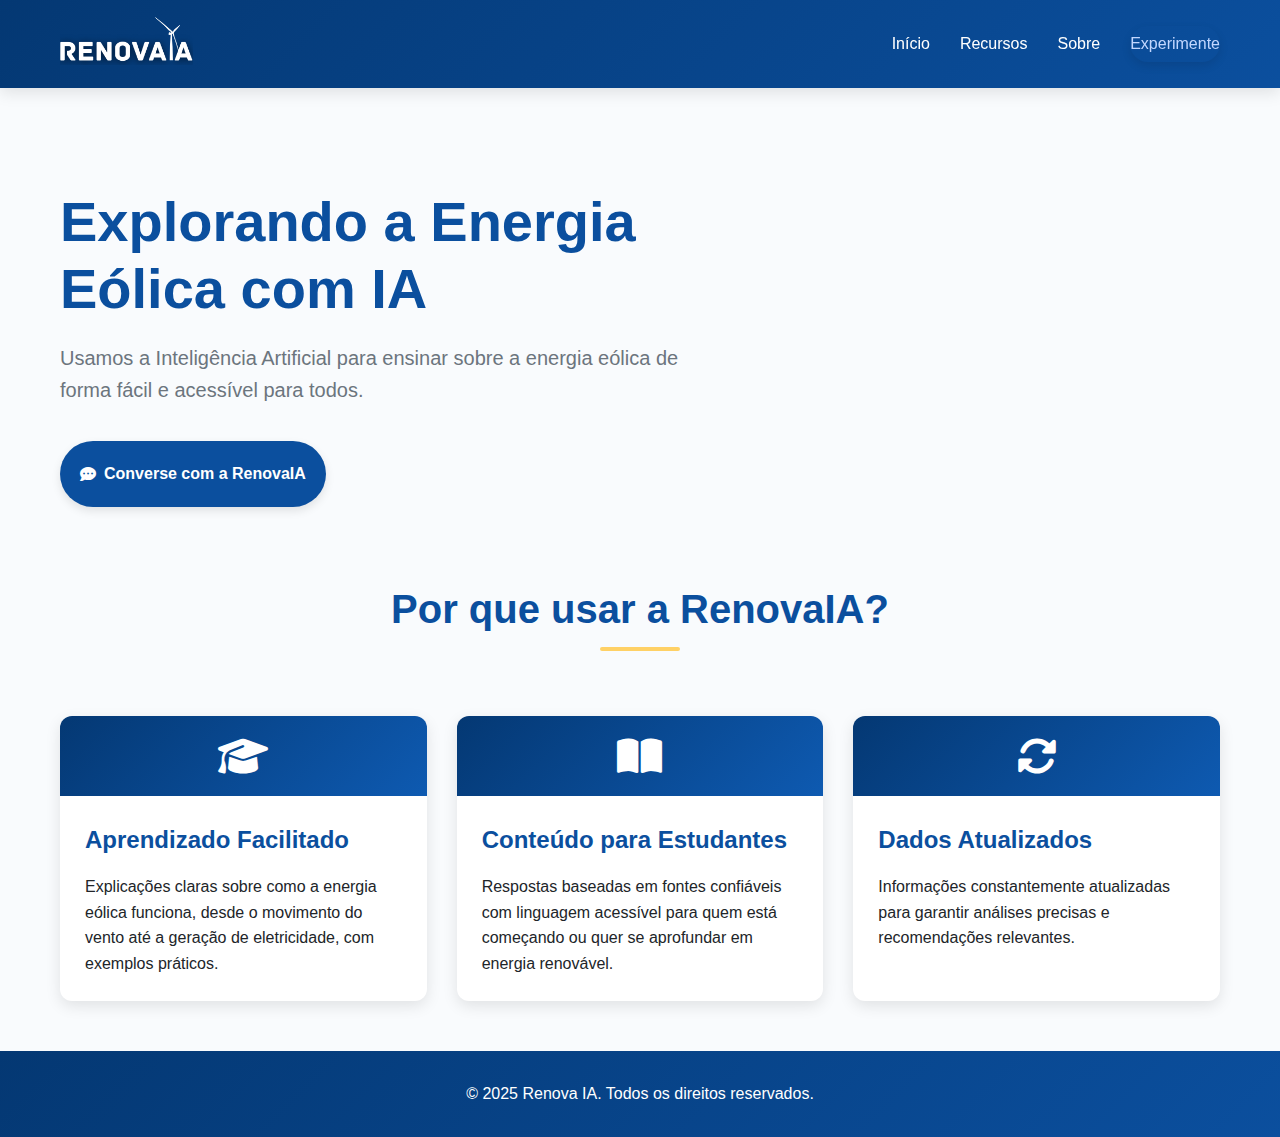
<file: index.html>
<!DOCTYPE html>
<html lang="pt-br">

<head>
    <meta charset="UTF-8">
    <meta name="viewport" content="width=device-width, initial-scale=1.0">
    <title>Renova - IA para Energia Eólica</title>
    <link rel="stylesheet" href="https://cdnjs.cloudflare.com/ajax/libs/font-awesome/6.4.0/css/all.min.css">
    <style>
        /* Variáveis para cores e estilos consistentes */
        :root {
            --primary: #043873;
            --primary-dark: #0b4f9e;
            --secondary: #0e5ab1;
            --accent: #ffd166;
            --light: #f8f9fa;
            --dark: #212529;
            --gray: #6c757d;
            --transition: all 0.3s ease;
            --shadow: 0 5px 15px rgba(0, 0, 0, 0.1);
            --radius: 12px;
        }

        * {
            margin: 0;
            padding: 0;
            box-sizing: border-box;
        }

        body {
            font-family: 'Segoe UI', Tahoma, Geneva, Verdana, sans-serif;
            line-height: 1.6;
            color: var(--dark);
            background-color: #f9fbfd;
            overflow-x: hidden;
        }

        .container {
            max-width: 1200px;
            margin: 0 auto;
            padding: 0 20px;
        }

        /* Header moderno */
        header {
            background: linear-gradient(135deg, var(--primary), var(--primary-dark));
            padding: 15px 0;
            position: sticky;
            top: 0;
            z-index: 1000;
            box-shadow: var(--shadow);
        }

        nav {
            display: flex;
            justify-content: space-between;
            align-items: center;
        }

        .logo-container {
            display: flex;
            align-items: center;
        }

        .logo {
            height: 50px;
            transition: var(--transition);
        }

        .nav-links {
            display: flex;
            list-style: none;
            gap: 30px;
            align-items: center;
        }

        .nav-links a {
            color: white;
            text-decoration: none;
            font-weight: 500;
            position: relative;
            padding: 5px 0;
            transition: var(--transition);
        }

        .nav-links a:after {
            content: '';
            position: absolute;
            width: 0;
            height: 2px;
            bottom: 0;
            left: 0;
            background-color: var(--accent);
            transition: var(--transition);
        }

        .nav-links a:hover:after {
            width: 100%;
        }

        .chat-btn {

            color: var(--dark);
            border: none;
            padding: 30px;
            border-radius: 50px;
            font-weight: 600;
            cursor: pointer;
            transition: var(--transition);
            display: flex;
            align-items: center;
            gap: 8px;
            box-shadow: 0 4px 10px rgba(0, 0, 0, 0.1);
        }

        .chat-btn:hover {

            transform: translateY(-3px);
            box-shadow: 0 6px 15px rgba(0, 0, 0, 0.15);
        }

        /* Hero section aprimorada */
        .hero {
            padding: 100px 0 70px;
            position: relative;
            overflow: hidden;
        }

        .hero-content {
            max-width: 650px;
            position: relative;
            z-index: 2;
        }

        .hero h1 {
            font-size: 3.5rem;
            font-weight: 800;
            line-height: 1.2;
            margin-bottom: 20px;
            color: var(--primary-dark);
        }

        .hero p {
            font-size: 1.25rem;
            margin-bottom: 35px;
            color: var(--gray);
        }

        .hero-bg {
            position: absolute;
            top: 0;
            right: 0;
            height: 100%;
            width: 50%;
            background: linear-gradient(135deg, rgba(22, 82, 70, 0.08), rgba(41, 187, 137, 0.1));
            border-radius: 30% 0 0 60%;
            z-index: 0;
        }

        .hero-img {
            position: absolute;
            right: 5%;
            top: 50%;
            transform: translateY(-50%);
            width: 45%;
            max-width: 500px;
            z-index: 1;
            filter: drop-shadow(0 15px 30px rgba(0, 0, 0, 0.15));
        }

        /* Seção de recursos */
        .section-title {
            text-align: center;
            margin-bottom: 60px;
        }

        .section-title h2 {
            font-size: 2.5rem;
            color: var(--primary-dark);
            margin-bottom: 15px;
            position: relative;
            display: inline-block;
        }

        .section-title h2:after {
            content: '';
            position: absolute;
            width: 80px;
            height: 4px;
            background: var(--accent);
            bottom: -10px;
            left: 50%;
            transform: translateX(-50%);
            border-radius: 2px;
        }

        .section-title p {
            font-size: 1.1rem;
            color: var(--gray);
            max-width: 700px;
            margin: 20px auto 0;
        }

        .features {
            display: grid;
            grid-template-columns: repeat(auto-fit, minmax(300px, 1fr));
            gap: 30px;
            margin: 50px 0;
        }

        .feature-card {
            background: white;
            border-radius: var(--radius);
            overflow: hidden;
            box-shadow: var(--shadow);
            transition: var(--transition);
            height: 100%;
            display: flex;
            flex-direction: column;
        }

        .feature-card:hover {
            transform: translateY(-10px);
            box-shadow: 0 15px 30px rgba(0, 0, 0, 0.12);
        }

        .feature-icon {
            background: linear-gradient(135deg, var(--primary), var(--secondary));
            height: 80px;
            display: flex;
            align-items: center;
            justify-content: center;
            color: white;
            font-size: 2.5rem;
        }

        .feature-content {
            padding: 25px;
            flex-grow: 1;
        }

        .feature-content h3 {
            font-size: 1.5rem;
            margin-bottom: 15px;
            color: var(--primary-dark);
        }

        /* Seção de chamada */
        .cta-section {
            background: linear-gradient(135deg, var(--primary), var(--primary-dark));
            padding: 80px 0;
            text-align: center;
            color: white;
            margin: 100px 0;
            border-radius: var(--radius);
        }

        .cta-section h2 {
            font-size: 2.5rem;
            margin-bottom: 20px;
        }

        .cta-section p {
            max-width: 700px;
            margin: 0 auto 30px;
            font-size: 1.2rem;
            opacity: 0.9;
        }

        .cta-btn {
            background: var(--accent);
            color: var(--dark);
            border: none;
            padding: 16px 40px;
            border-radius: 50px;
            font-weight: 600;
            font-size: 1.1rem;
            cursor: pointer;
            transition: var(--transition);
            display: inline-flex;
            align-items: center;
            gap: 10px;
            box-shadow: 0 8px 20px rgba(0, 0, 0, 0.2);
        }

        .cta-btn:hover {
            background: #ffc44d;
            transform: translateY(-3px);
            box-shadow: 0 12px 25px rgba(0, 0, 0, 0.25);
        }

        /* Footer moderno */
        footer {
            background: linear-gradient(135deg, var(--primary), var(--primary-dark));
            color: white;
            padding: 30px;
        }


        /* Responsividade */
        @media (max-width: 992px) {
            .hero h1 {
                font-size: 2.8rem;
            }

            .hero-img {
                width: 40%;
            }
        }

        @media (max-width: 768px) {
            .nav-links {
                display: none;
            }

            .hero {
                padding: 80px 0 40px;
            }

            .hero h1 {
                font-size: 2.3rem;
            }

            .hero p {
                font-size: 1.1rem;
            }

            .hero-img {
                position: relative;
                width: 100%;
                max-width: 400px;
                margin: 40px auto 0;
                top: 0;
                right: 0;
                transform: none;
            }

            .hero-content {
                text-align: center;
                margin: 0 auto;
            }

            .hero-bg {
                display: none;
            }
        }

        /* Animação sutil */
        @keyframes fadeInUp {
            from {
                opacity: 0;
                transform: translateY(30px);
            }

            to {
                opacity: 1;
                transform: translateY(0);
            }
        }

        .animate {
            animation: fadeInUp 0.8s ease forwards;
        }

        .delay-1 {
            animation-delay: 0.1s;
        }

        .delay-2 {
            animation-delay: 0.2s;
        }

        .delay-3 {
            animation-delay: 0.3s;
        }
    </style>
</head>

<body>
    <header>
    <div class="container">
        <nav>
            <div class="logo-container">
                <a href="index.html">
                    <img src="img/2.png" alt="Renova - IA para Energia Eólica" class="logo">
                </a>
            </div>
            
            <ul class="nav-links">
                <li><a href="index.html">Início</a></li>
                <li><a href="recurso.html">Recursos</a></li>
                <li><a href="sobre.html">Sobre</a></li>
                <li><a href="chatbot.html" class="chat-btn" style="color: rgb(194, 215, 255);">Experimente</a></li>
            </ul>
        </nav>
    </div>
</header>

    <main>
        <section class="hero">
            <div class="container">
                <div class="hero-content animate">
                    <h1>Explorando a Energia Eólica com IA</h1>
                    <p>Usamos a Inteligência Artificial para ensinar sobre a energia eólica de forma fácil e acessível
                        para todos.</p>
                    <a href="chatbot.html" class="chat-btn animate delay-1"
                        style="display: inline-flex; background-color: #0b4f9e; color: white; text-decoration: none; padding: 20px;">
                        <i class="fas fa-comment-dots"></i> Converse com a RenovaIA
                    </a>
                </div>
            </div>
        </section>

        <section class="container">
            <div class="section-title animate">
                <h2>Por que usar a RenovaIA?</h2>
            </div>

            <div class="features">
                <div class="feature-card animate delay-1">
                    <div class="feature-icon">
                        <i class="fas fa-graduation-cap"></i>
                    </div>
                    <div class="feature-content">
                        <h3>Aprendizado Facilitado</h3>
                        <p>Explicações claras sobre como a energia eólica funciona, desde o movimento do vento até a
                            geração de eletricidade, com exemplos práticos.</p>
                    </div>
                </div>

                <div class="feature-card animate delay-2">
                    <div class="feature-icon">
                        <i class="fas fa-book-open"></i>
                    </div>
                    <div class="feature-content">
                        <h3>Conteúdo para Estudantes</h3>
                        <p>Respostas baseadas em fontes confiáveis com linguagem acessível para quem está começando ou
                            quer se aprofundar em energia renovável.</p>
                    </div>
                </div>

                <div class="feature-card animate delay-3">
                    <div class="feature-icon">
                        <i class="fas fa-sync-alt"></i>
                    </div>
                    <div class="feature-content">
                        <h3>Dados Atualizados</h3>
                        <p>Informações constantemente atualizadas para garantir análises precisas e recomendações
                            relevantes.</p>
                    </div>
                </div>
            </div>
        </section>

        </section>
    </main>

    <footer>
        <p style="text-align: center;">&copy; 2025 Renova IA. Todos os direitos reservados.</p>
    </footer>

    <script>
        // Animação de scroll
        document.addEventListener('DOMContentLoaded', function () {
            const animatedElements = document.querySelectorAll('.animate');

            const observer = new IntersectionObserver((entries) => {
                entries.forEach(entry => {
                    if (entry.isIntersecting) {
                        entry.target.style.opacity = 1;
                    }
                });
            }, { threshold: 0.1 });

            animatedElements.forEach(element => {
                element.style.opacity = 0;
                observer.observe(element);
            });

            // Botão do chat
            document.querySelectorAll('.chat-btn, .cta-btn').forEach(btn => {
                btn.addEventListener('click', function (e) {
                    if (!e.target.href) {
                        e.preventDefault();
                        alert('Chat com a IA Renova será aberto em breve!');
                    }
                });
            });
        });
    </script>
</body>

</html>
</file>
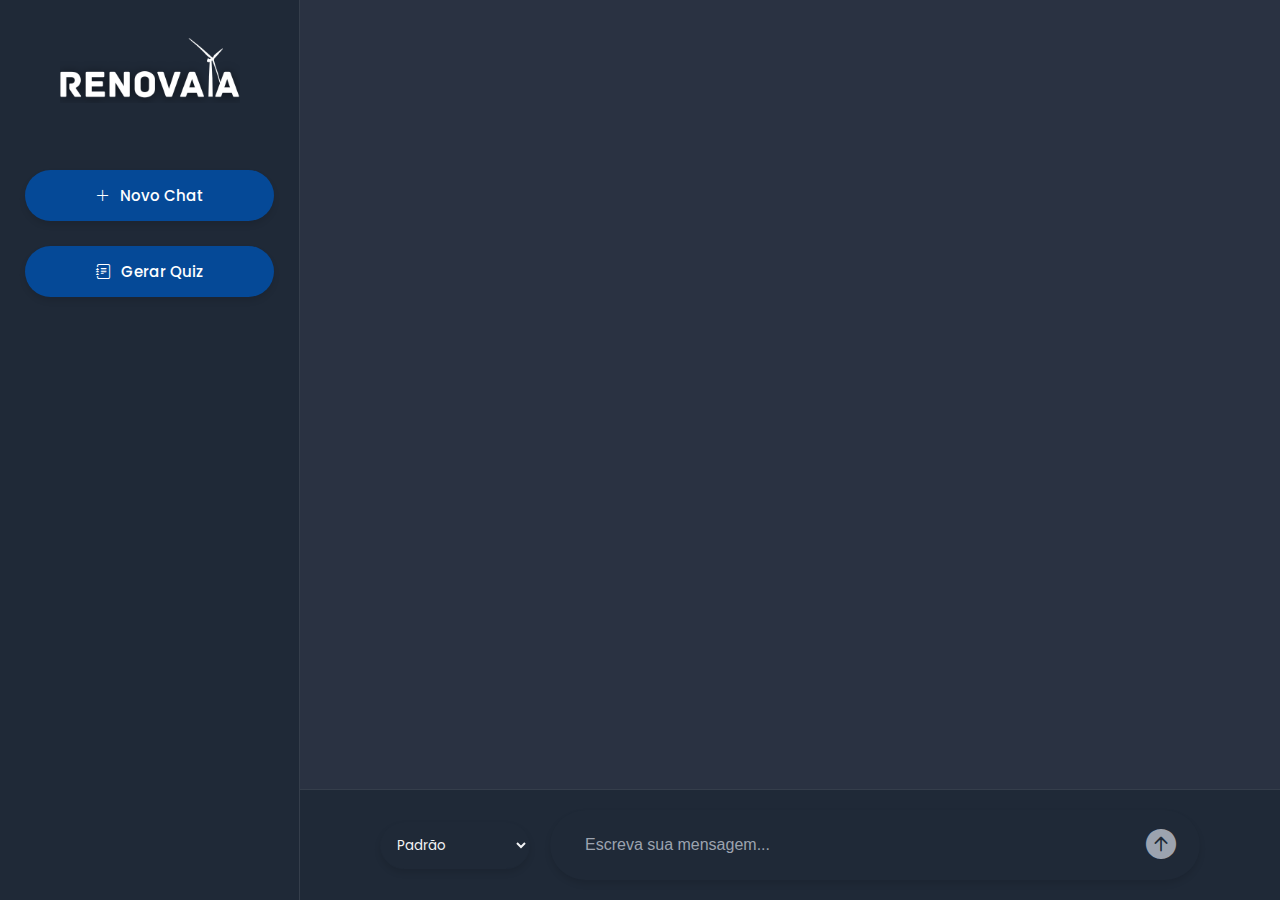
<file: chatbot.html>
<!DOCTYPE html>
<html lang="pt-br">

<head>
  <meta charset="UTF-8" />
  <meta name="viewport" content="width=device-width, initial-scale=1.0" />
  <link rel="stylesheet" href="https://cdn.jsdelivr.net/npm/bootstrap-icons@1.11.1/font/bootstrap-icons.css" />
  <link href="https://fonts.googleapis.com/css2?family=Poppins:wght@300;400;500;600&display=swap" rel="stylesheet" />
  <title>RenovaIA</title>
  <style>
    :root {
      --primary-color: #054997;
      --primary-dark: #0b4f9e;
      --sidebar-bg: #1f2937;
      --chat-bg: #2a3242;
      --input-bg: #1f2937;
      --user-message: #4cc9f0;
      --bot-message: #e5e7eb;
      --text-light: #f3f4f6;
      --text-muted: #9ca3af;
      --border-radius: 40px;
      --shadow: 0 4px 6px rgba(0, 0, 0, 0.1);
      --transition: all 0.3s ease;
    }

    * {
      margin: 0;
      padding: 0;
      box-sizing: border-box;
    }

    body {
      background-color: white;
      min-height: 100vh;
      margin: 0;
      font-family: "Poppins", sans-serif;
      color: var(--text-light);
    }

    .container {
      display: flex;
      height: 100vh;
      overflow: hidden;
    }

    .sidebar {
      width: 300px;
      background-color: var(--sidebar-bg);
      padding: 25px;
      display: flex;
      flex-direction: column;
      gap: 25px;
      transition: var(--transition);
      border-right: 1px solid rgba(255, 255, 255, 0.1);
    }

    .logo {
      display: flex;
      justify-content: center;
      padding: 10px 0;
    }

    .header-logo {
      width: 180px;
      transition: var(--transition);
    }

    .new-chat {
      background-color: var(--primary-color);
      color: white;
      padding: 14px 20px;
      border: none;
      font-size: 15px;
      font-weight: 500;
      border-radius: var(--border-radius);
      box-shadow: var(--shadow);
      cursor: pointer;
      display: flex;
      align-items: center;
      justify-content: center;
      gap: 10px;
      text-decoration: none;
      transition: var(--transition);
    }

    .new-chat:hover {
      background-color: var(--primary-dark);
      transform: translateY(-2px);
    }

    .chat {
      flex: 1;
      background-color: var(--chat-bg);
      display: flex;
      flex-direction: column;
      justify-content: space-between;
      position: relative;
    }

    .messages {
      padding: 30px 80px;
      overflow-y: auto;
      flex-grow: 1;
      display: flex;
      flex-direction: column;
      gap: 25px;
    }

    .message {
      max-width: 80%;
      padding: 18px 24px;
      border-radius: var(--border-radius);
      line-height: 1.6;
      position: relative;
      animation: fadeIn 0.3s ease-out;
      word-wrap: break-word;
      /* Added for long messages */
    }

    .input-wrapper {
      display: flex;
      gap: 20px;
      align-items: center;
    }

    .input-container {
      padding: 20px 80px;
      background-color: var(--sidebar-bg);
      border-top: 1px solid rgba(255, 255, 255, 0.1);
    }

    .personality-selector select {
      padding: 12px;
      border-radius: var(--border-radius);
      background-color: var(--input-bg);
      box-shadow: var(--shadow);
      color: var(--text-light);
      border: 1px solid var(--input-bg);
      font-family: "Poppins", sans-serif;
      outline: none;
      min-width: 150px;
      cursor: pointer;
      transition: var(--transition);
    }

    .personality-selector select:hover {
      border-color: var(--primary-color);
      /* border: 1px solid; remove this line as border-color above is enough */
    }

    /* Estilos responsivos */
    @media (max-width: 768px) {
      .input-container {
        padding: 15px;
      }

      .input-wrapper {
        flex-direction: column;
      }

      .personality-selector select {
        width: 100%;
      }
    }

    @keyframes fadeIn {
      from {
        opacity: 0;
        transform: translateY(10px);
      }

      to {
        opacity: 1;
        transform: translateY(0);
      }
    }

    .message.user {
      align-self: flex-end;
      background-color: var(--primary-color);
      color: white;
      border-bottom-right-radius: 4px;
    }

    .message.bot {
      align-self: flex-start;
      background-color: var(--input-bg);
      color: var(--bot-message);
      border-bottom-left-radius: 4px;
    }

    .typing-indicator {
      display: inline-flex;
      gap: 5px;
      align-items: center;
    }

    .typing-dot {
      width: 8px;
      height: 8px;
      background-color: var(--text-muted);
      border-radius: 50%;
      animation: typingAnimation 1.4s infinite ease-in-out;
    }

    .typing-dot:nth-child(1) {
      animation-delay: 0s;
    }

    .typing-dot:nth-child(2) {
      animation-delay: 0.2s;
    }

    .typing-dot:nth-child(3) {
      animation-delay: 0.4s;
    }

    @keyframes typingAnimation {

      0%,
      60%,
      100% {
        transform: translateY(0);
      }

      30% {
        transform: translateY(-5px);
      }
    }

    /* .input-container is already defined above */

    .input-box {
      display: flex;
      width: 100%;
      align-items: center;
      background-color: var(--input-bg);
      border-radius: var(--border-radius);
      padding: 5px 20px;
      box-shadow: var(--shadow);
    }

    .input-box input {
      height: 60px;
      padding: 0 15px;
      border: none;
      width: 100%;
      font-size: 16px;
      background-color: transparent;
      color: var(--text-light);
      outline: none;
    }

    .input-box input::placeholder {
      color: var(--text-muted);
    }

    .send-button {
      background: none;
      border: none;
      color: var(--text-muted);
      font-size: 30px;
      cursor: pointer;
      transition: var(--transition);
      display: flex;
      align-items: center;
      justify-content: center;
      width: 40px;
      height: 40px;
      border-radius: 50%;
    }

    .send-button:hover {
      color: var(--primary-color);
      background-color: rgba(255, 255, 255, 0.1);
    }

    .timestamp {
      font-size: 12px;
      color: var(--text-muted);
      margin-top: 5px;
      text-align: right;
      /* Default for user, bot can override if needed */
    }

    .message.bot .timestamp {
      text-align: left;
    }


    /* Scrollbar styling */
    ::-webkit-scrollbar {
      width: 8px;
    }

    ::-webkit-scrollbar-track {
      background: transparent;
    }

    ::-webkit-scrollbar-thumb {
      background: #4b5563;
      border-radius: 4px;
    }

    ::-webkit-scrollbar-thumb:hover {
      background: #6b7280;
    }

    /* Responsive design */
    @media (max-width: 768px) {
      .container {
        flex-direction: column;
      }

      .sidebar {
        width: 100%;
        padding: 15px;
        flex-direction: row;
        align-items: center;
        gap: 15px;
        justify-content: space-around;
        /* Better for row layout */
      }

      .logo {
        padding: 0;
        flex-grow: 1;
        /* Allow logo to take some space */
      }

      .header-logo {
        width: 120px;
      }

      .new-chat {
        padding: 10px 15px;
        font-size: 14px;
        flex-shrink: 0;
        /* Prevent buttons from shrinking too much */
      }

      .messages {
        padding: 20px;
      }

      /* .input-container is already responsive via its parent */

      .message {
        max-width: 90%;
        padding: 14px 18px;
      }
    }
  </style>
</head>

<body>
  <div class="container">
    <aside class="sidebar">
      <div class="logo">
        <a href="index.html"><img src="img/2.png" alt="Logo RenovaIA" class="header-logo" />
      </div>
      <a href="chatbot.html" class="new-chat"> <i class="bi bi-plus-lg"></i> Novo Chat
      </a>
      <a href="quiz.html" class="new-chat"> <i class="bi bi-journal-text"></i> Gerar Quiz
      </a>
    </aside>
    <main class="chat">
      <div class="messages" id="messages">
      </div>
      <div class="input-container">
        <div class="input-wrapper">
          <div class="personality-selector">
            <select id="personality">
              <option value="padrao">Padrão</option>
              <option value="palhaco">Palhaço</option>
              <option value="fofoqueira">Fofoqueira</option>
              <option value="professor">Professor</option>
              <option value="crianca">Criança</option>
              <option value="filosofo">Filósofo</option>
              <option value="tio_pave">Tio do Pavê</option>
              <option value="sarcastico">Sarcástico</option>
              <option value="malandro">Malandro</option>
            </select>
          </div>
          <div class="input-box">
            <input type="text" id="userInput" placeholder="Escreva sua mensagem..." autocomplete="off" />
            <button class="send-button" onclick="handleSendMessage()"> <i class="bi bi-arrow-up-circle-fill"></i>
            </button>
          </div>
        </div>
      </div>
    </main>
  </div>

  <script src="js/ia_logic.js"></script>
  <script src="js/app.js"></script>
</body>

</html>
</file>
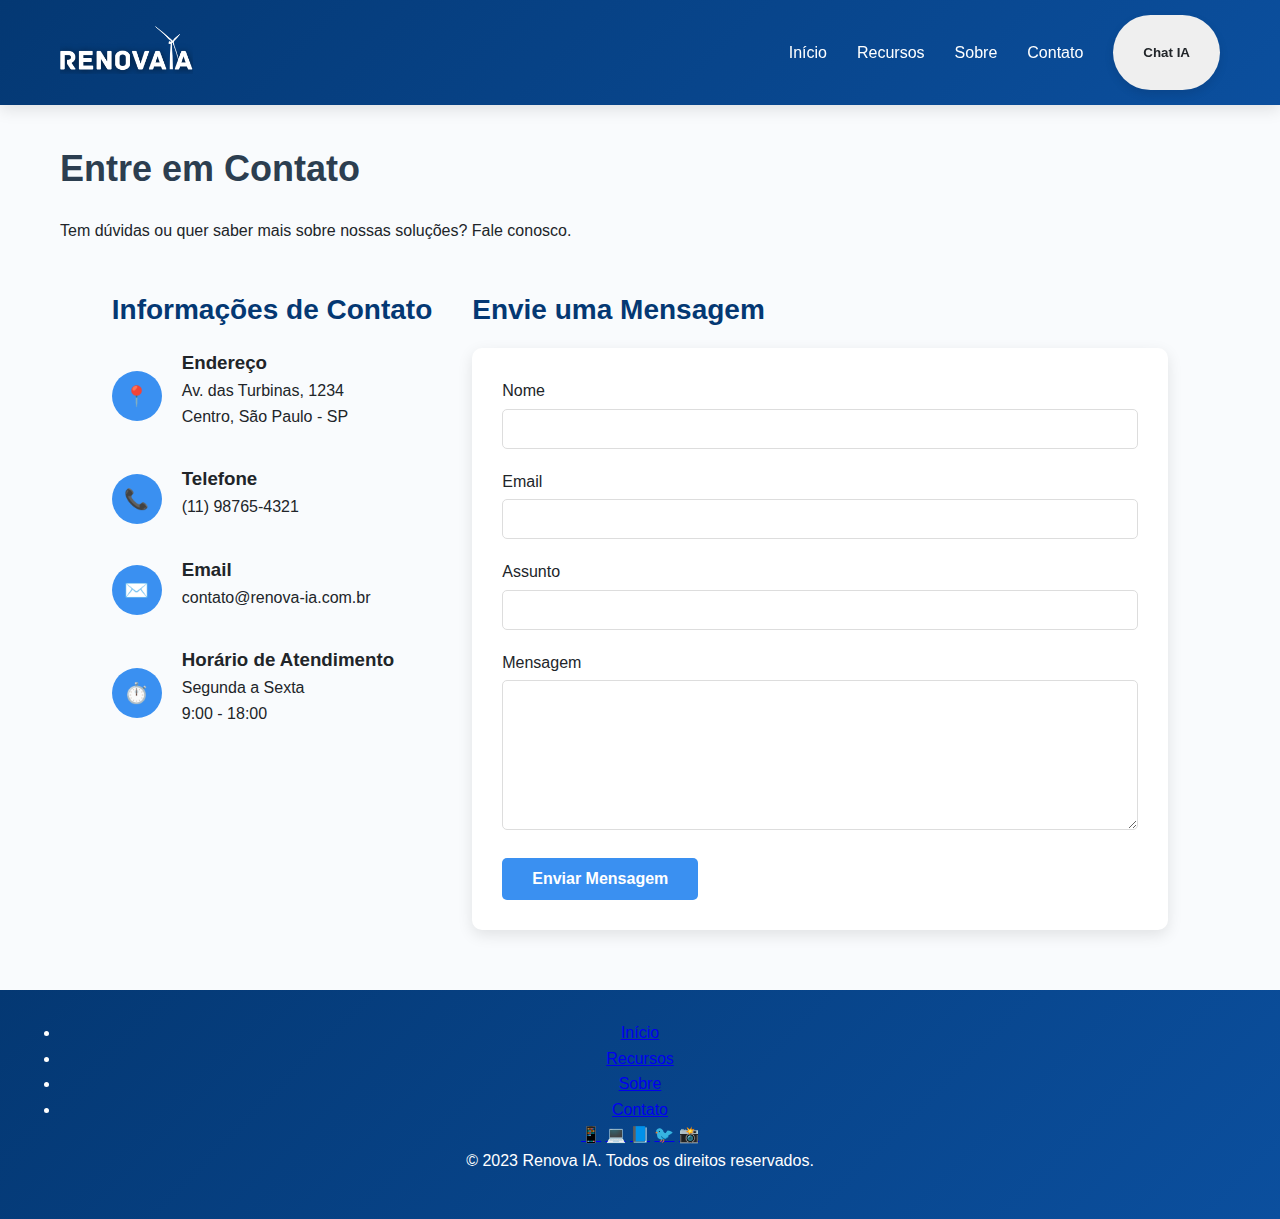
<file: contato.html>
<!DOCTYPE html>
<html lang="pt-br">
<head>
    <meta charset="UTF-8">
    <meta name="viewport" content="width=device-width, initial-scale=1.0">
    <title>Contato - Renova IA</title>
    <link rel="stylesheet" href="css/contato.css">
</head>
<body>
    <header>
    <div class="container">
        <nav>
            <div class="logo-container">
                <a href="index.html">
                    <img src="img/2.png" alt="Renova - IA para Energia Eólica" class="logo">
                </a>
            </div>
            
            <ul class="nav-links">
                <li><a href="index.html">Início</a></li>
                <li><a href="recurso.html">Recursos</a></li>
                <li><a href="sobre.html">Sobre</a></li>
                <li><a href="contato.html">Contato</a></li>
                <li><button class="chat-btn">Chat IA</button></li>
            </ul>
        </nav>
    </div>
</header>

    <main class="container">
        <h1>Entre em Contato</h1>
        <p>Tem dúvidas ou quer saber mais sobre nossas soluções? Fale conosco.</p>
        
        <div class="contact-container">
            <div class="contact-info">
                <h2>Informações de Contato</h2>
                
                <div class="info-item">
                    <div class="info-icon">📍</div>
                    <div>
                        <h3>Endereço</h3>
                        <p>Av. das Turbinas, 1234<br>Centro, São Paulo - SP</p>
                    </div>
                </div>
                
                <div class="info-item">
                    <div class="info-icon">📞</div>
                    <div>
                        <h3>Telefone</h3>
                        <p>(11) 98765-4321</p>
                    </div>
                </div>
                
                <div class="info-item">
                    <div class="info-icon">✉️</div>
                    <div>
                        <h3>Email</h3>
                        <p>contato@renova-ia.com.br</p>
                    </div>
                </div>
                
                <div class="info-item">
                    <div class="info-icon">⏱️</div>
                    <div>
                        <h3>Horário de Atendimento</h3>
                        <p>Segunda a Sexta<br>9:00 - 18:00</p>
                    </div>
                </div>
            </div>
            
            <div class="contact-form">
                <h2>Envie uma Mensagem</h2>
                <form>
                    <div class="form-group">
                        <label for="name">Nome</label>
                        <input type="text" id="name" required>
                    </div>
                    <div class="form-group">
                        <label for="email">Email</label>
                        <input type="email" id="email" required>
                    </div>
                    <div class="form-group">
                        <label for="subject">Assunto</label>
                        <input type="text" id="subject" required>
                    </div>
                    <div class="form-group">
                        <label for="message">Mensagem</label>
                        <textarea id="message" required></textarea>
                    </div>
                    <button type="submit" class="submit-btn">Enviar Mensagem</button>
                </form>
            </div>
        </div>
    </main>

    <footer>
        <div class="container">
            <ul class="footer-links">
                <li><a href="index.html">Início</a></li>
                <li><a href="recurso.html">Recursos</a></li>
                <li><a href="sobre.html">Sobre</a></li>
                <li><a href="contato.html" class="active">Contato</a></li>
            </ul>
            
            <div class="social-links">
                <a href="#">📱</a>
                <a href="#">💻</a>
                <a href="#">📘</a>
                <a href="#">🐦</a>
                <a href="#">📸</a>
            </div>
            
            <p>&copy; 2023 Renova IA. Todos os direitos reservados.</p>
        </div>
    </footer>

    <script>
        document.getElementById('chat-btn').addEventListener('click', function() {
            alert('Chat com a IA Renova será aberto em breve!');
        });
    </script>
</body>
</html>
</file>
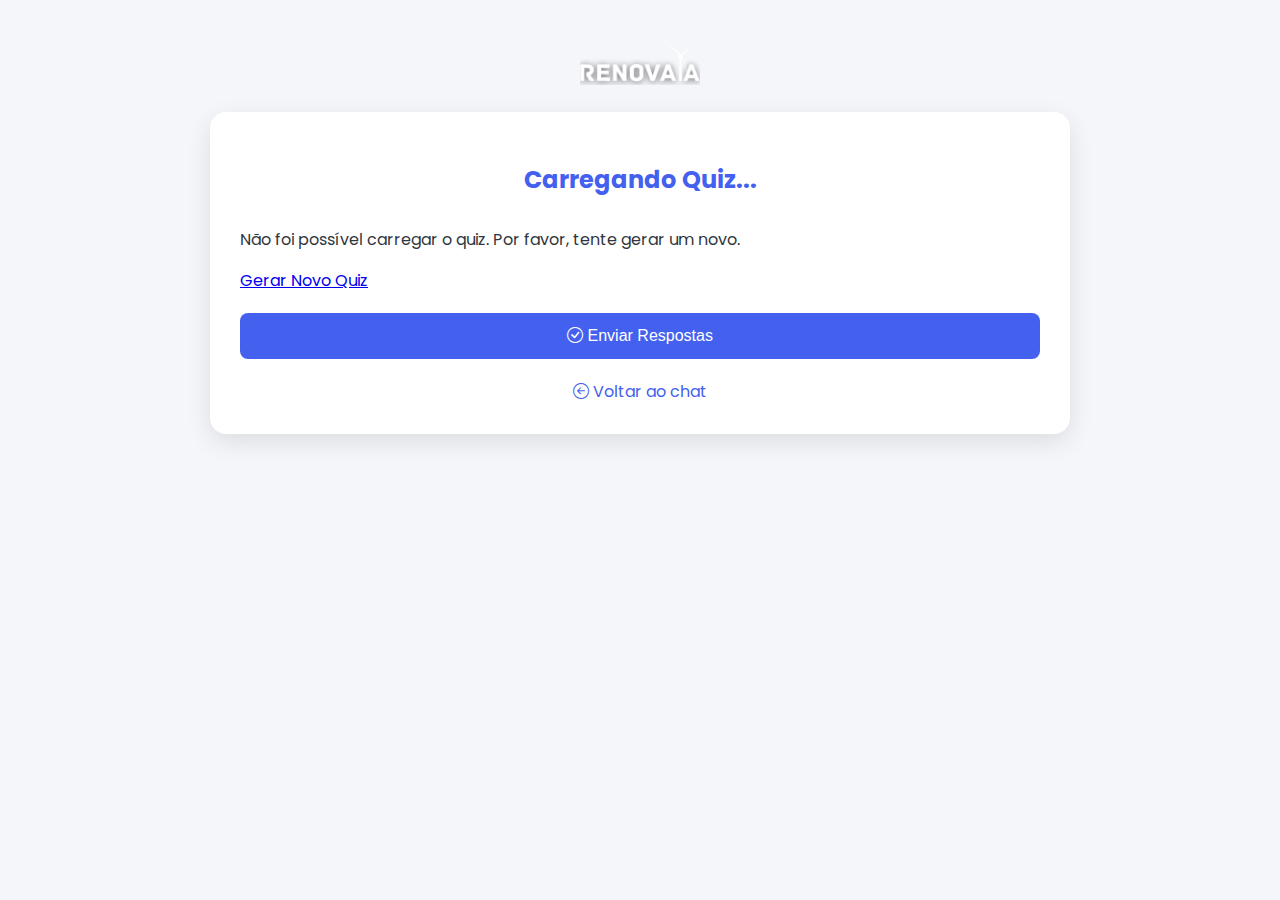
<file: questoes.html>
<!DOCTYPE html>
<html lang="pt-br">
<head>
  <meta charset="UTF-8" />
  <meta name="viewport" content="width=device-width, initial-scale=1.0" />
  <title>Quiz - RenovaIA</title>
  <link rel="stylesheet" href="https://cdn.jsdelivr.net/npm/bootstrap-icons@1.11.1/font/bootstrap-icons.css" />
  <link href="https://fonts.googleapis.com/css2?family=Poppins:wght@300;400;500;600&display=swap" rel="stylesheet" />
  <style>
       body { font-family: "Poppins", sans-serif; background-color: #f5f6fa; color: #2f3640; margin: 0; padding: 40px 20px; display: flex; flex-direction: column; align-items: center; }
      .logo { margin-bottom: 20px; }
      .logo img { width: 120px; height: auto; }
      h1 { text-align: center; color: #4361ee; margin-bottom: 20px; }
      .quiz-container { width: 100%; max-width: 800px; background: white; padding: 30px; border-radius: 16px; box-shadow: 0 8px 24px rgba(0, 0, 0, 0.1); }
      .quiz-title { text-align: center; margin-bottom: 30px; color: #4361ee; font-size: 24px; }
      .pergunta { margin-bottom: 30px; padding-bottom: 20px; border-bottom: 1px solid #eee; }
      .pergunta:last-child { border-bottom: none; }
      .enunciado { font-weight: 500; margin-bottom: 15px; font-size: 18px; }
      .opcoes { display: flex; flex-direction: column; gap: 10px; }
      .opcao { display: flex; align-items: center; gap: 10px; }
      .opcao input { width: auto; } /* Resetting width for radio/checkbox */
      .opcao label { margin-bottom: 0; cursor: pointer; font-weight: normal; } /* Ensure label is clickable and normal weight */
      input[type="text"].aberta { width: 100%; padding: 12px; border: 1px solid #dcdde1; border-radius: 8px; font-size: 15px; box-sizing: border-box; }
      button { width: 100%; background-color: #4361ee; color: white; border: none; padding: 14px; border-radius: 8px; font-size: 16px; cursor: pointer; transition: background-color 0.3s ease; margin-top: 20px; }
      button:hover { background-color: #3a56d4; }
      button:disabled { background-color: #ccc; cursor: not-allowed;}
      .back-link { display: block; text-align: center; margin-top: 20px; text-decoration: none; color: #4361ee; }
      .back-link:hover { text-decoration: underline; }
      .loading { display: inline-block; animation: spin 1s linear infinite; }
      @keyframes spin { to { transform: rotate(360deg); } }
  </style>
</head>
<body>
  <div class="logo">
      <img src="img/2.png" alt="Logo RenovaIA"> </div>
  <div class="quiz-container">
    <h2 id="quizTitle" class="quiz-title">Carregando Quiz...</h2>

    <form id="quizForm"> <input type="hidden" id="quizJsonData" name="quiz_json_data_for_submission"> <div id="quizQuestionsContainer">
        </div>
      
      <button type="submit" id="submitQuizBtn">
        <i class="bi bi-check-circle"></i> Enviar Respostas
      </button>
    </form>

    <a href="chatbot.html" class="back-link"> <i class="bi bi-arrow-left-circle"></i> Voltar ao chat
    </a>
  </div>

  <script src="js/ia_logic.js"></script>
  <script src="js/app.js"></script>
  </body>
</html>
</file>
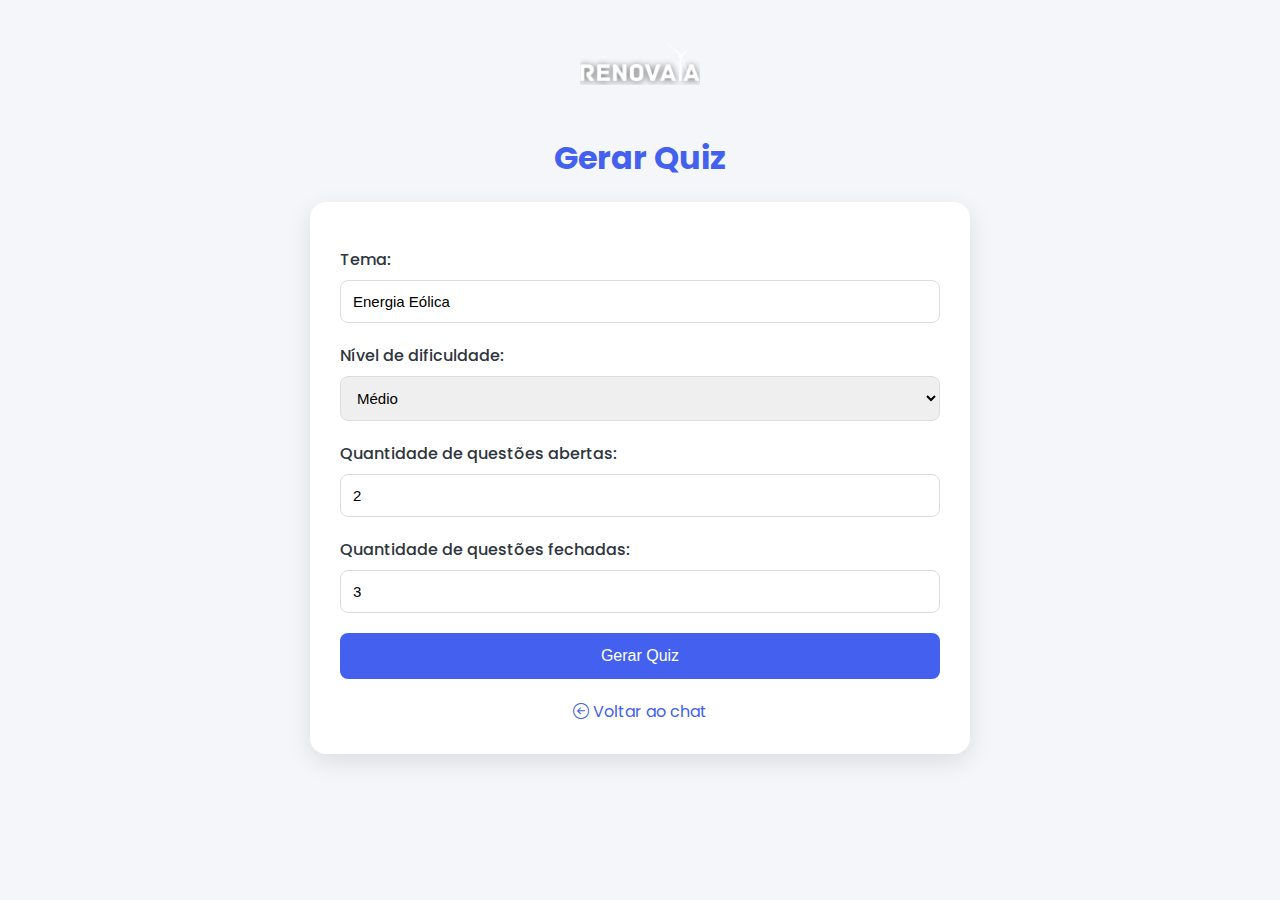
<file: quiz.html>
<!DOCTYPE html>
<html lang="pt-br">
<head>
  <meta charset="UTF-8" />
  <meta name="viewport" content="width=device-width, initial-scale=1.0" />
  <title>Gerar Quiz - RenovaIA</title>
  <link rel="stylesheet" href="https://cdn.jsdelivr.net/npm/bootstrap-icons@1.11.1/font/bootstrap-icons.css" />
  <link href="https://fonts.googleapis.com/css2?family=Poppins:wght@300;400;500;600&display=swap" rel="stylesheet" />
  <style>
   body {
        font-family: "Poppins", sans-serif;
        background-color: #f5f6fa;
        color: #2f3640;
        margin: 0;
        padding: 40px 20px;
        display: flex;
        flex-direction: column;
        align-items: center;
      }
      .logo { margin-bottom: 20px; }
      .logo img { width: 120px; height: auto; }
      h1 { text-align: center; color: #4361ee; margin-bottom: 20px; }
      .quiz-container { width: 100%; max-width: 600px; background: white; padding: 30px; border-radius: 16px; box-shadow: 0 8px 24px rgba(0, 0, 0, 0.1); }
      .form-group { margin-bottom: 20px; }
      label { display: block; margin-bottom: 8px; font-weight: 500; }
      input, select { width: 100%; padding: 12px; border: 1px solid #dcdde1; border-radius: 8px; font-size: 15px; outline: none; box-sizing: border-box; }
      input[disabled] { background-color: #eee; color: #888; cursor: not-allowed; }
      button { width: 100%; background-color: #4361ee; color: white; border: none; padding: 14px; border-radius: 8px; font-size: 16px; cursor: pointer; transition: background-color 0.3s ease; }
      button:hover { background-color: #3a56d4; }
      .back-link { display: block; text-align: center; margin-top: 20px; text-decoration: none; color: #4361ee; }
      .back-link:hover { text-decoration: underline; }
      .spin { animation: spin 1s linear infinite; display: inline-block; }
      @keyframes spin { to { transform: rotate(360deg); } }
      .error-message { color: red; text-align: center; margin-bottom: 15px; }
  </style>
</head>
<body>
  <div class="logo">
      <img src="img/2.png" alt="Logo RenovaIA"> </div>
  <h1>Gerar Quiz</h1>

  <div class="quiz-container">
    <div id="errorMessage" class="error-message"></div>
    
    <form id="quizGenerationForm"> <div class="form-group">
        <label for="tema">Tema:</label>
        <input type="text" id="tema" name="tema" value="Energia Eólica" required />
      </div>

      <div class="form-group">
        <label for="nivel">Nível de dificuldade:</label>
        <select id="nivel" name="nivel" required>
          <option value="facil">Fácil</option>
          <option value="medio" selected>Médio</option>
          <option value="dificil">Difícil</option>
        </select>
      </div>

      <div class="form-group">
        <label for="qtd_abertas">Quantidade de questões abertas:</label>
        <input type="number" id="qtd_abertas" name="qtd_abertas" min="0" max="20" value="2" required />
      </div>

      <div class="form-group">
        <label for="qtd_fechadas">Quantidade de questões fechadas:</label>
        <input type="number" id="qtd_fechadas" name="qtd_fechadas" min="0" max="20" value="3" required />
      </div>

      <button type="submit" id="generateQuizBtn">Gerar Quiz</button> </form>

    <a href="chatbot.html" class="back-link"> <i class="bi bi-arrow-left-circle"></i> Voltar ao chat
    </a>
  </div>

  <script src="js/ia_logic.js"></script>
  <script src="js/app.js"></script>
  </body>
</html>
</file>
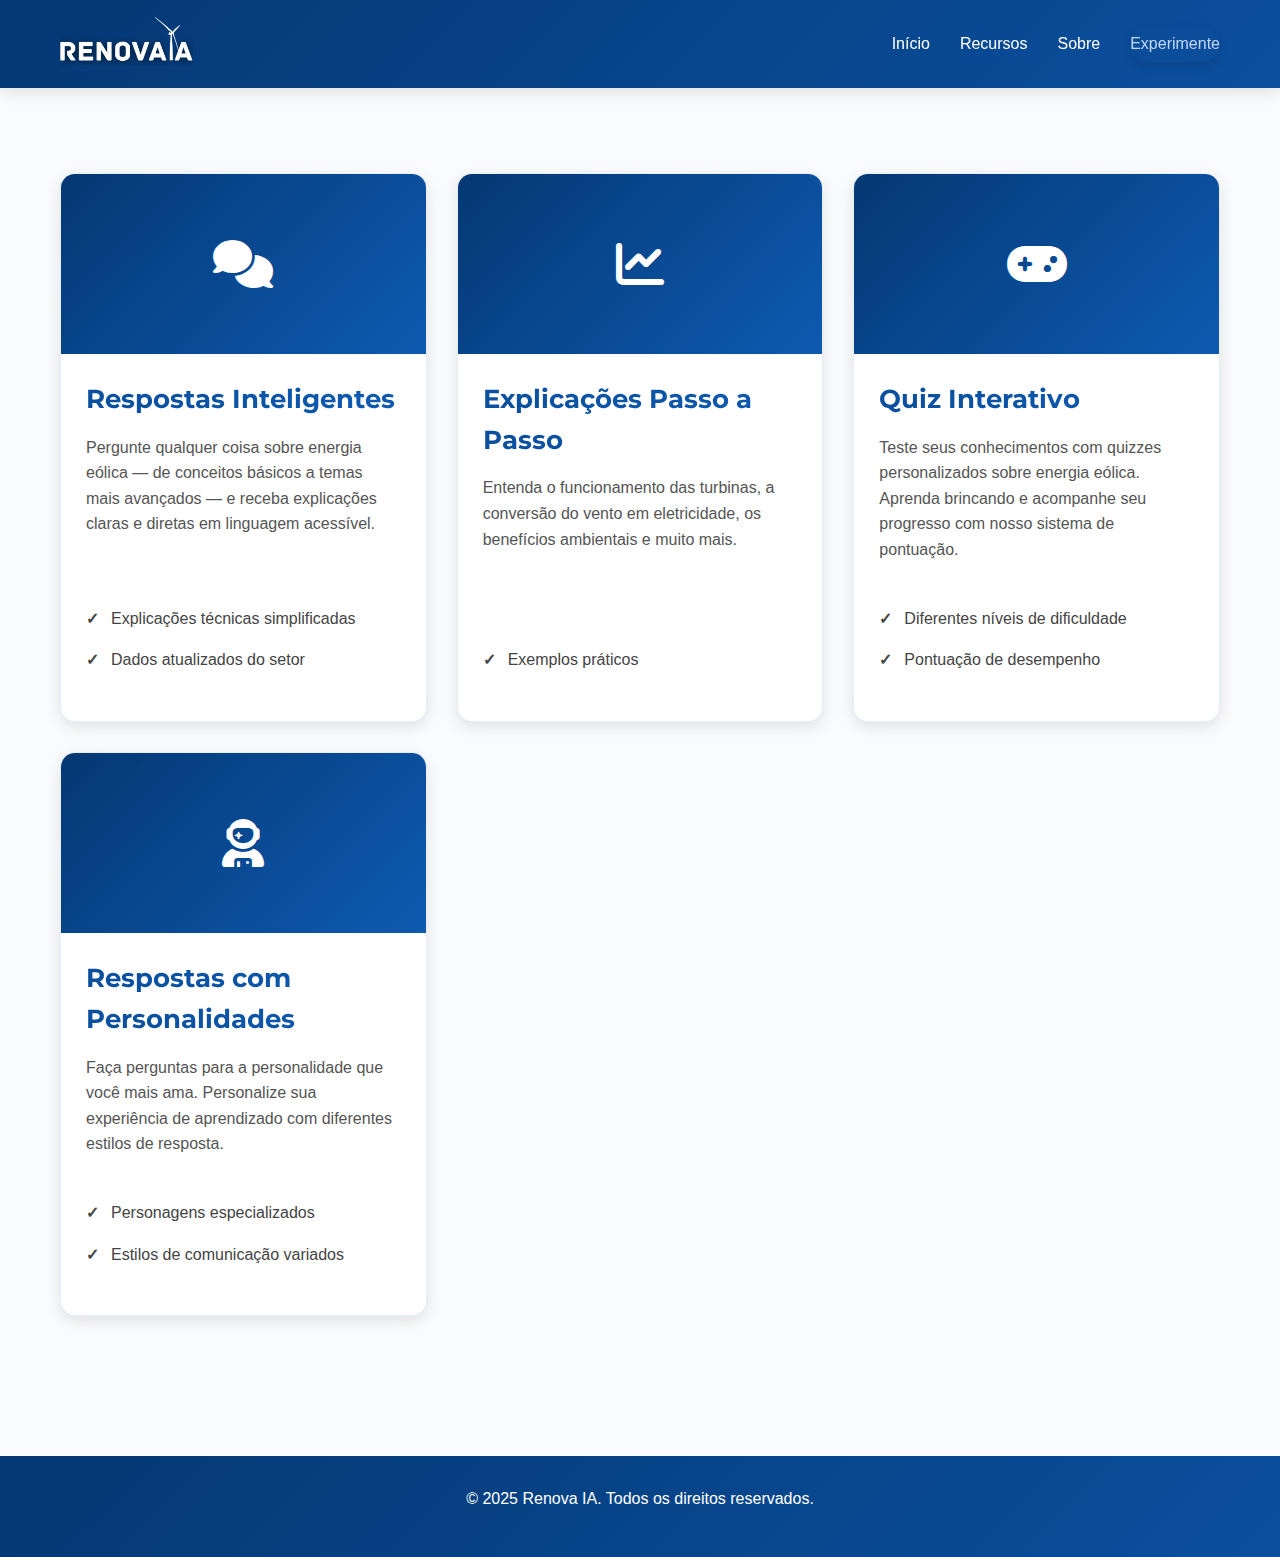
<file: recurso.html>
<!DOCTYPE html>
<html lang="pt-br">
<head>
    <meta charset="UTF-8">
    <meta name="viewport" content="width=device-width, initial-scale=1.0">
    <title>Recursos - Renova IA</title>
    <link rel="stylesheet" href="css/recurso.css">
    <link rel="stylesheet" href="https://cdnjs.cloudflare.com/ajax/libs/font-awesome/6.4.0/css/all.min.css">
    <link href="https://fonts.googleapis.com/css2?family=Poppins:wght@300;400;500;600;700&family=Montserrat:wght@400;600;700&display=swap" rel="stylesheet">
    <style>
         /* Resource Cards */
        .resource-list {
            display: grid;
            grid-template-columns: repeat(auto-fit, minmax(300px, 1fr));
            gap: 30px;
            padding: 50px 0 80px;
        }

        .resource-card {
            background: white;
            border-radius: 15px;
            overflow: hidden;
            box-shadow: var(--shadow);
            transition: var(--transition);
            display: flex;
            flex-direction: column;
            height: 100%;
            border: 1px solid rgba(14, 90, 177, 0.1);
        }

        .resource-card:hover {
            transform: translateY(-10px);
            box-shadow: var(--shadow-hover);
            border-color: rgba(14, 90, 177, 0.3);
        }

        .resource-img {
            height: 180px;
            background: linear-gradient(135deg, var(--primary) 0%, var(--secondary) 100%);
            display: flex;
            align-items: center;
            justify-content: center;
            color: white;
            font-size: 3rem;
        }

        .resource-content {
            padding: 25px;
            flex-grow: 1;
            display: flex;
            flex-direction: column;
        }

        .resource-content h3 {
            font-family: 'Montserrat', sans-serif;
            font-size: 1.6rem;
            margin-bottom: 15px;
            color: var(--dark);
            background: linear-gradient(to right, var(--primary-dark), var(--secondary));
            -webkit-background-clip: text;
            background-clip: text;
            color: transparent;
        }

        .resource-content p {
            margin-bottom: 20px;
            color: #555;
            flex-grow: 1;
        }

        .feature-list {
            list-style: none;
            margin: 15px 0;
            padding: 0;
        }

        .feature-list li {
            padding: 8px 0;
            padding-left: 25px;
            position: relative;
            color: #444;
        }

        .feature-list li:before {
            content: '✓';
            position: absolute;
            left: 0;
            color: var(--success);
            font-weight: bold;
        }



    </style>
</head>
<body>
   <header>
    <div class="container">
        <nav>
            <div class="logo-container">
                <a href="index.html">
                    <img src="img/2.png" alt="Renova - IA para Energia Eólica" class="logo">
                </a>
            </div>
            
            <ul class="nav-links">
                <li><a href="index.html">Início</a></li>
                <li><a href="recurso.html">Recursos</a></li>
                <li><a href="sobre.html">Sobre</a></li>
                <li><a href="chatbot.html" class="chat-btn" style="color: rgb(194, 215, 255);">Experimente</a></li>
            </ul>
        </nav>
    </div>
</header>

        <main class="container">
        <div class="resource-list">
            <div class="resource-card">
                <div class="resource-img">
                    <i class="fas fa-comments"></i>
                </div>
                <div class="resource-content">
                    <h3>Respostas Inteligentes</h3>
                    <p>Pergunte qualquer coisa sobre energia eólica — de conceitos básicos a temas mais avançados — e receba explicações claras e diretas em linguagem acessível.</p>
                    <ul class="feature-list">
                        <li>Explicações técnicas simplificadas</li>
                        <li>Dados atualizados do setor</li>
                    </ul>
                </div>
            </div>
            
            <div class="resource-card">
                <div class="resource-img">
                    <i class="fas fa-chart-line"></i>
                </div>
                <div class="resource-content">
                    <h3>Explicações Passo a Passo</h3>
                    <p>Entenda o funcionamento das turbinas, a conversão do vento em eletricidade, os benefícios ambientais e muito mais.</p>
                    <ul class="feature-list">
                        <li>Exemplos práticos</li>
                    </ul>
                </div>
            </div>
            
            <div class="resource-card">
                <div class="resource-img">
                    <i class="fas fa-gamepad"></i>
                </div>
                <div class="resource-content">
                    <h3>Quiz Interativo</h3>
                    <p>Teste seus conhecimentos com quizzes personalizados sobre energia eólica. Aprenda brincando e acompanhe seu progresso com nosso sistema de pontuação.</p>
                    <ul class="feature-list">
                        <li>Diferentes níveis de dificuldade</li>
                        <li>Pontuação de desempenho</li>
                    </ul>
                    
                </div>
            </div>
            
            <div class="resource-card">
                <div class="resource-img">
                    <i class="fas fa-user-astronaut"></i>
                </div>
                <div class="resource-content">
                    <h3>Respostas com Personalidades</h3>
                    <p>Faça perguntas para a personalidade que você mais ama. Personalize sua experiência de aprendizado com diferentes estilos de resposta.</p>
                    <ul class="feature-list">
                        <li>Personagens especializados</li>
                        <li>Estilos de comunicação variados</li>
                    </ul>
                </div>
            </div>
        </div>
    </main>

  <footer>
            <p>&copy; 2025 Renova IA. Todos os direitos reservados.</p>
    </footer>
    <script>
       
    </script>
</body>
</html>
</file>
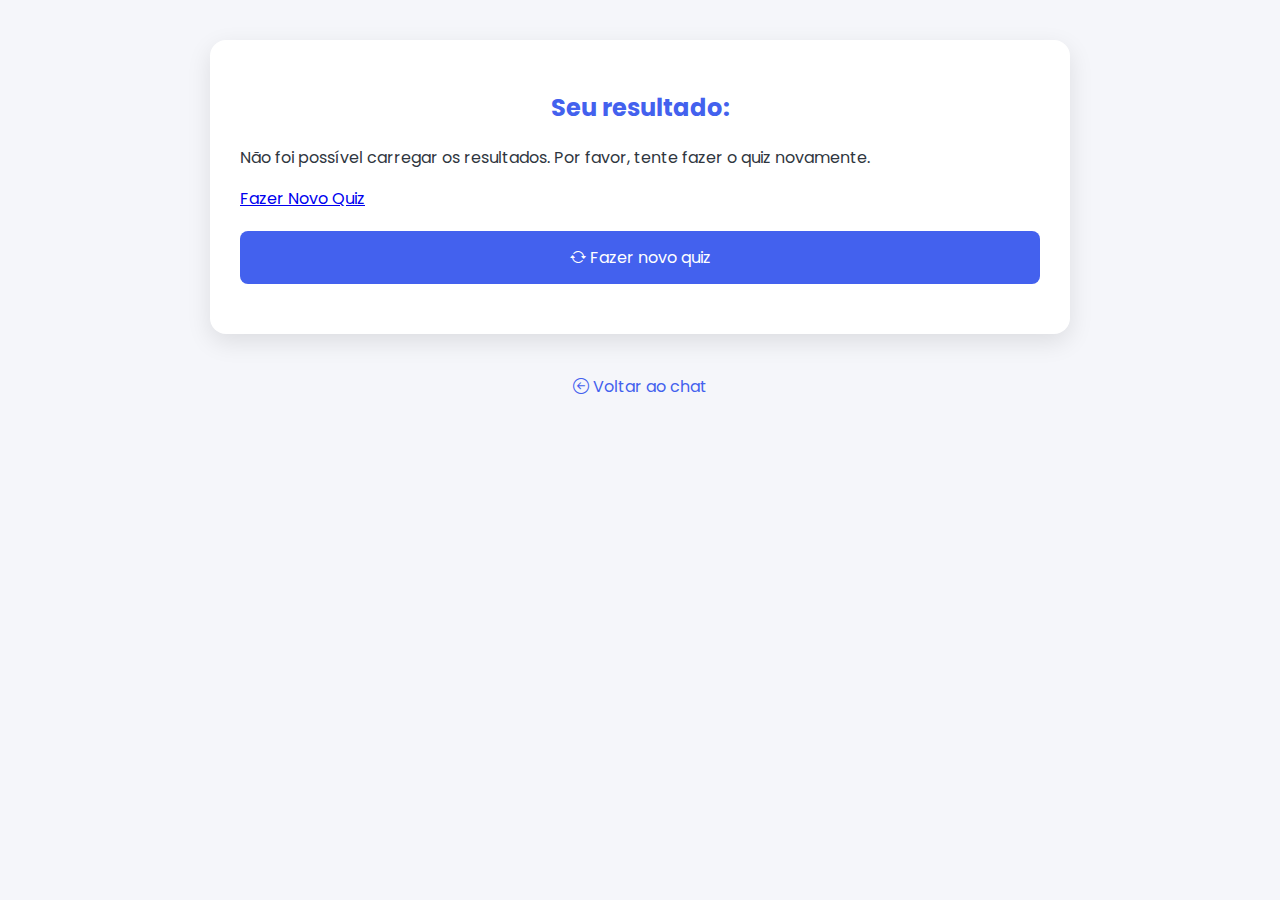
<file: resultados.html>
<!DOCTYPE html>
<html lang="pt-br">
<head>
    <meta charset="UTF-8" />
    <meta name="viewport" content="width=device-width, initial-scale=1.0" />
    <title>Resultados do Quiz - RenovaIA</title>
    <link rel="stylesheet" href="https://cdn.jsdelivr.net/npm/bootstrap-icons@1.11.1/font/bootstrap-icons.css" />
    <link href="https://fonts.googleapis.com/css2?family=Poppins:wght@300;400;500;600&display=swap" rel="stylesheet" />
    
    <style>
          :root {
      --primary-color: #054997;
      --primary-dark: #0f60bd;
      --sidebar-bg: #1f2937;
      --chat-bg: #2a3242;
      --input-bg: #1f2937;
      --user-message: #4cc9f0;
      --bot-message: #e5e7eb;
      --text-light: #f3f4f6;
      --text-muted: #9ca3af;
      --border-radius: 40px;
      --shadow: 0 4px 6px rgba(0, 0, 0, 0.1);
      --transition: all 0.3s ease;
    }
        body { font-family: "Poppins", sans-serif; background-color: #f5f6fa; color: #2f3640; margin: 0; padding: 40px 20px; display: flex; flex-direction: column; align-items: center; }
        .logo { margin-bottom: 20px; }
        .logo img { width: 120px; height: auto; }
        h1, h2 { text-align: center; color: #4361ee; margin-bottom: 20px; }
        .resultados-container { width: 100%; max-width: 800px; background: white; padding: 30px; border-radius: 16px; box-shadow: 0 8px 24px rgba(0, 0, 0, 0.1); margin-bottom: 20px; }
        .pergunta { margin-bottom: 20px; padding: 15px; border-radius: 8px; }
        .pergunta p { margin: 8px 0; line-height: 1.6; }
        .correta { background-color: #e6f7ee; border-left: 4px solid #28a745; }
        .incorreta { background-color: #feecec; border-left: 4px solid #dc3545; }
        .resumo { text-align: center; font-size: 1.2em; margin: 20px 0; padding: 15px; background-color: #f8f9fa; border-radius: 8px; }
        .acertos { color: #28a745; font-weight: bold; }
        .erros { color: #dc3545; font-weight: bold; } 
        .btn-novo-quiz { display: inline-block; width: auto; min-width: 200px; background-color: #4361ee; color: white; border: none; padding: 14px 20px; border-radius: 8px; font-size: 16px; cursor: pointer; transition: background-color 0.3s ease; text-align: center; text-decoration: none; margin: 20px auto; display: block; }
        .btn-novo-quiz:hover { background-color: #3a56d4; }
        .back-link { display: block; text-align: center; margin-top: 20px; text-decoration: none; color: #4361ee; }
        .back-link:hover { text-decoration: underline; }
        .explicacao-container { margin-top: 10px; padding: 10px; background-color: #f9f9f9; border-radius: 4px; border: 1px solid #eee; }
        .explicacao-titulo { font-weight: bold; color: #4361ee; margin-bottom: 5px; }
        .explicacao-texto { color: #333; font-size: 0.95em; }
    </style>
</head>
<body>
    <div class="resultados-container">
        <h2>Seu resultado:</h2>
        <div id="quizResultsContainer">
            </div>
        <a href="quiz.html" class="btn-novo-quiz"> <i class="bi bi-arrow-repeat"></i> Fazer novo quiz
        </a>
    </div>

    <a href="chatbot.html" class="back-link"> <i class="bi bi-arrow-left-circle"></i> Voltar ao chat
    </a>

    <script src="js/ia_logic.js"></script>
    <script src="js/app.js"></script>
</body>
</html>
</file>
<file: css/contato.css>
* {
    margin: 0;
    padding: 0;
    box-sizing: border-box;
    font-family: 'Segoe UI', Tahoma, Geneva, Verdana, sans-serif;
}

body {
    background-color: #f5f5f5;
    color: #333;
    line-height: 1.6;
}

.container {
    max-width: 1200px;
    margin: 0 auto;
    padding: 0 20px;
    width: 100%;
}

/* styles-header-footer.css */

/* Variáveis para cores e estilos consistentes */
:root {
    --primary: #043873;
    --primary-dark: #0b4f9e;
    --secondary: #0e5ab1;
    --accent: #ffd166;
    --light: #f8f9fa;
    --dark: #212529;
    --gray: #6c757d;
    --transition: all 0.3s ease;
    --shadow: 0 5px 15px rgba(0, 0, 0, 0.1);
    --radius: 12px;
}

/* Reset básico */
* {
    margin: 0;
    padding: 0;
    box-sizing: border-box;
}

body {
    font-family: 'Segoe UI', Tahoma, Geneva, Verdana, sans-serif;
    line-height: 1.6;
    color: var(--dark);
    background-color: #f9fbfd;
    overflow-x: hidden;
}

.container {
    max-width: 1200px;
    margin: 0 auto;
    padding: 0 20px;
}

/* ===== HEADER STYLES ===== */
header {
    background: linear-gradient(135deg, var(--primary), var(--primary-dark));
    padding: 15px 0;
    position: sticky;
    top: 0;
    z-index: 1000;
    box-shadow: var(--shadow);
    margin-bottom: 35px;
}

nav {
    display: flex;
    justify-content: space-between;
    align-items: center;
}

.logo-container {
    display: flex;
    align-items: center;
}

.logo {
    height: 50px;
    transition: var(--transition);
}

.nav-links {
    display: flex;
    list-style: none;
    gap: 30px;
    align-items: center;
}

.nav-links a {
    color: white;
    text-decoration: none;
    font-weight: 500;
    position: relative;
    padding: 5px 0;
    transition: var(--transition);
}

.nav-links a:after {
    content: '';
    position: absolute;
    width: 0;
    height: 2px;
    bottom: 0;
    left: 0;
    background-color: var(--accent);
    transition: var(--transition);
}

.nav-links a:hover:after {
    width: 100%;
}

.chat-btn {
    color: var(--dark);
    border: none;
    padding: 30px;
    border-radius: 50px;
    font-weight: 600;
    cursor: pointer;
    transition: var(--transition);
    display: flex;
    align-items: center;
    gap: 8px;
    box-shadow: 0 4px 10px rgba(0, 0, 0, 0.1);
}

.chat-btn:hover {
    transform: translateY(-3px);
    box-shadow: 0 6px 15px rgba(0, 0, 0, 0.15);
}
/* Conteúdo das Páginas */
.page {
    display: none;
    padding: 50px 0;
    min-height: calc(100vh - 160px);
}

.page.active {
    display: block;
}

h1 {
    font-size: 36px;
    margin-bottom: 20px;
    color: #2c3e50;
}

h2 {
    font-size: 28px;
    margin: 30px 0 15px;
    color: #043873;
}

p {
    margin-bottom: 15px;
}

.contact-container {
    display: flex;
    flex-wrap: wrap;
    gap: 40px;
    display: flex;
    justify-content: center;
    
}


.contact-form {
    width: 60%;
    min-width: 300px;
}

.info-item {
    display: flex;
    align-items: center;
    margin-bottom: 20px;
}

.info-icon {
    width: 50px;
    height: 50px;
    background-color: #3a90f1;
    border-radius: 50%;
    display: flex;
    align-items: center;
    justify-content: center;
    margin-right: 20px;
    color: white;
    font-size: 20px;
}

form {
    background: white;
    padding: 30px;
    border-radius: 10px;
    box-shadow: 0 5px 15px rgba(0, 0, 0, 0.1);
}

.form-group {
    margin-bottom: 20px;
}

label {
    display: block;
    margin-bottom: 5px;
    font-weight: 500;
}

input, textarea {
    width: 100%;
    padding: 10px;
    border: 1px solid #ddd;
    border-radius: 5px;
    font-size: 16px;
}

textarea {
    height: 150px;
}

.submit-btn {
    background-color: #3a90f1;
    color: white;
    border: none;
    padding: 12px 30px;
    border-radius: 5px;
    cursor: pointer;
    font-size: 16px;
    font-weight: bold;
    transition: background-color 0.3s;
}

.submit-btn:hover {
    background-color: #2c7cd1;
}

/* Footer */
footer {
    background: linear-gradient(135deg, var(--primary), var(--primary-dark));
    color: white;
    padding: 30px;
    text-align: center;
    margin-top: 60px;
}
</file>
<file: css/recurso.css>
/* Estilos Gerais */
* {
    margin: 0;
    padding: 0;
    box-sizing: border-box;
    font-family: 'Segoe UI', Tahoma, Geneva, Verdana, sans-serif;
}

body {
    background-color: #f5f5f5;
    color: #333;
    line-height: 1.6;
}

.container {
    max-width: 1200px;
    margin: 0 auto;
    padding: 0 20px;
    width: 100%;
}

/* styles-header-footer.css */

/* Variáveis para cores e estilos consistentes */
:root {
    --primary: #043873;
    --primary-dark: #0b4f9e;
    --secondary: #0e5ab1;
    --accent: #ffd166;
    --light: #f8f9fa;
    --dark: #212529;
    --gray: #6c757d;
    --transition: all 0.3s ease;
    --shadow: 0 5px 15px rgba(0, 0, 0, 0.1);
    --radius: 12px;
}

/* Reset básico */
* {
    margin: 0;
    padding: 0;
    box-sizing: border-box;
}

body {
    font-family: 'Segoe UI', Tahoma, Geneva, Verdana, sans-serif;
    line-height: 1.6;
    color: var(--dark);
    background-color: #f9fbfd;
    overflow-x: hidden;
}

.container {
    max-width: 1200px;
    margin: 0 auto;
    padding: 0 20px;
}

/* ===== HEADER STYLES ===== */
header {
    background: linear-gradient(135deg, var(--primary), var(--primary-dark));
    padding: 15px 0;
    position: sticky;
    top: 0;
    z-index: 1000;
    box-shadow: var(--shadow);
    margin-bottom: 35px;
}

nav {
    display: flex;
    justify-content: space-between;
    align-items: center;
}

.logo-container {
    display: flex;
    align-items: center;
}

.logo {
    height: 50px;
    transition: var(--transition);
}

.nav-links {
    display: flex;
    list-style: none;
    gap: 30px;
    align-items: center;
}

.nav-links a {
    color: white;
    text-decoration: none;
    font-weight: 500;
    position: relative;
    padding: 5px 0;
    transition: var(--transition);
}

.nav-links a:after {
    content: '';
    position: absolute;
    width: 0;
    height: 2px;
    bottom: 0;
    left: 0;
    background-color: var(--accent);
    transition: var(--transition);
}

.nav-links a:hover:after {
    width: 100%;
}

.chat-btn {
    color: var(--dark);
    border: none;
    padding: 30px;
    border-radius: 50px;
    font-weight: 600;
    cursor: pointer;
    transition: var(--transition);
    display: flex;
    align-items: center;
    gap: 8px;
    box-shadow: 0 4px 10px rgba(0, 0, 0, 0.1);
}

.chat-btn:hover {
    transform: translateY(-3px);
    box-shadow: 0 6px 15px rgba(0, 0, 0, 0.15);
}

/* Conteúdo das Páginas */
.page {
    display: none;
    padding: 50px 0;
    min-height: calc(100vh - 160px);
}

.page.active {
    display: block;
}

h1 {
    font-size: 36px;
    margin-bottom: 20px;
    color: #2c3e50;
}

h2 {
    font-size: 28px;
    margin: 30px 0 15px;
    color: #043873;
}

p {
    margin-bottom: 15px;
}

.resource-list {
    display: grid;
    grid-template-columns: repeat(auto-fit, minmax(300px, 1fr));
    gap: 30px;
}

.resource-card {
    background: white;
    border-radius: 10px;
    overflow: hidden;
    box-shadow: 0 5px 15px rgba(0, 0, 0, 0.1);
}

.resource-img {
    height: 200px;
    background-color: #3a90f1;
    display: flex;
    align-items: center;
    justify-content: center;
    color: white;
    font-size: 24px;
    font-weight: bold;
}

.resource-content {
    padding: 20px;
}

footer {
    background: linear-gradient(135deg, var(--primary), var(--primary-dark));
    color: white;
    padding: 30px;
    text-align: center;
    margin-top: 60px;
}
</file>
